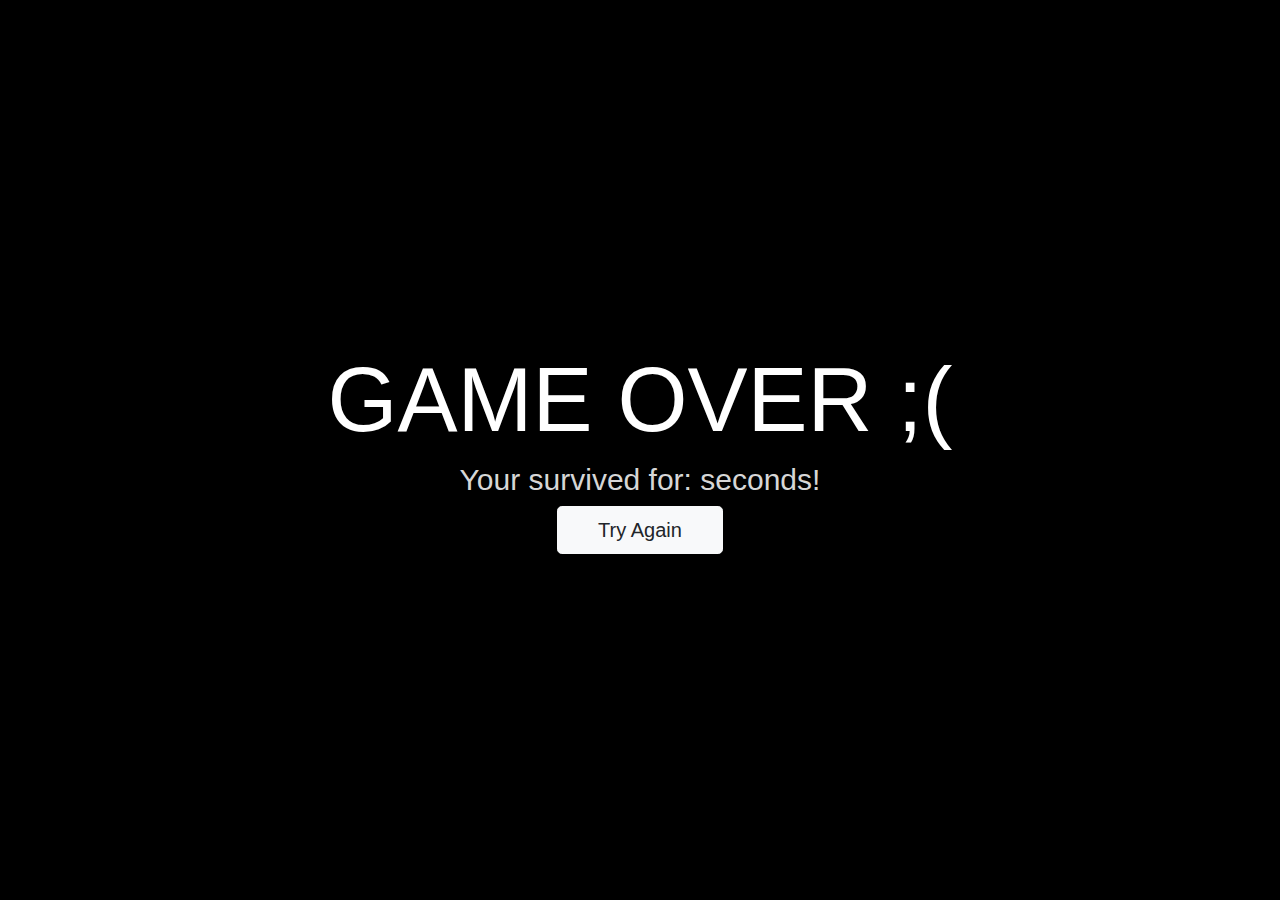
<file: zombie/spel/dead.htm>
<!DOCTYPE html>
<html lang="en">
<head>
    <meta charset="UTF-8">
    <meta http-equiv="X-UA-Compatible" content="IE=edge">
    <meta name="viewport" content="width=device-width, initial-scale=1.0">
    <link rel="stylesheet" href="https://stackpath.bootstrapcdn.com/bootstrap/4.5.2/css/bootstrap.min.css" integrity="sha384-JcKb8q3iqJ61gNV9KGb8thSsNjpSL0n8PARn9HuZOnIxN0hoP+VmmDGMN5t9UJ0Z" crossorigin="anonymous">
    <link rel="stylesheet" href="style.css">
    <title>U dead!</title>
</head>
<body class="dead">
    <div class="startscreen d-flex align-items-center justify-content-center min-vh-100">
        <div class="text-center gameoverheading">
            <h1> GAME OVER ;( </h1>
            
            <h2>Your survived for: <span id="yourtime"></span> seconds!</h2>
            <div class="buttons text-center">
                <button type="button" onclick="try_again()" class="btn btn-light btn-lg">Try Again</button>
            </div>
        </div>
</body>
<script>
    const gamemode = localStorage.getItem("gamemode");
    const time = localStorage.getItem("time");
    document.getElementById('yourtime').innerText = time

    try_again = () => {
        console.log('Playing again...')
        location.replace('game.htm')
    }
</script>

</html>
</file>
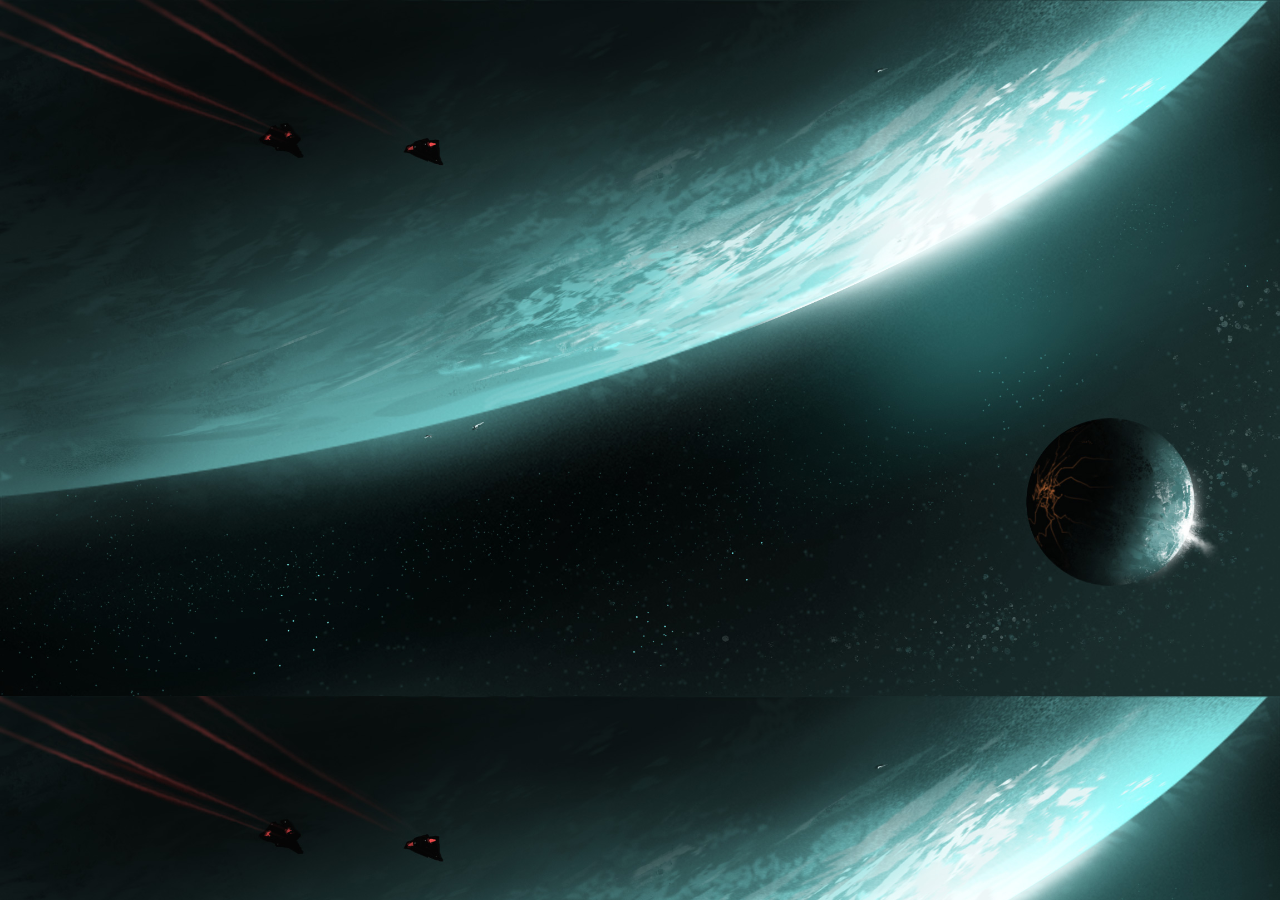
<file: zombie/spel/game.htm>
<!DOCTYPE html>
<html lang="en">
<head>
    <meta charset="UTF-8">
    <meta http-equiv="X-UA-Compatible" content="IE=edge">
    <meta name="viewport" content="width=device-width, initial-scale=1.0">
    <link rel="stylesheet" href="style.css">
    <title>Game</title>
</head>

<body class="game">
    <div></div>
<script src="https://koda.nu/simple.js">

var zombies = [];
var i = 0;
var timecount = 0
setInterval(function () { timecount += 1; }, 1000);

while (i < 5)
{
    zombies.push({x: random(totalWidth),
                  y: random(totalHeight),
                  speed: random(1,5)});
    i += 1;
}

function getHex(){
  return '#' + Math.random().toString(16).slice(2, 8);
}
function setBackground(){
  var bgColor = getHex();
  document.body.style.background=bgColor;
}
document.body.onkeyup=function(a){
  if(a.keyCode == 32){
    setBackground();
  document.getElementById("asd").innerHTML = getHex();
  }
}

function update()
    {
        clearScreen();
        
        var i = 0;
        while (i < 5)
        {
            var zombie = zombies[i];
            picture(zombie.x, zombie.y, "pictures/main.png");
            
            
            
            if (zombie.x < mouse.x)
                zombie.x += zombie.speed;
            else
                zombie.x -= zombie.speed;

            if (zombie.y < mouse.y)
                zombie.y += zombie.speed;
            else
                zombie.y -= zombie.speed;
        
            if (distance(mouse, zombie) < 5)
            {
                stopUpdate();
    
                location.replace('dead.htm')
                localStorage.setItem('time', timecount)
            }
            i+=1;
        }


    }

</script>


</body>
</html>
</file>
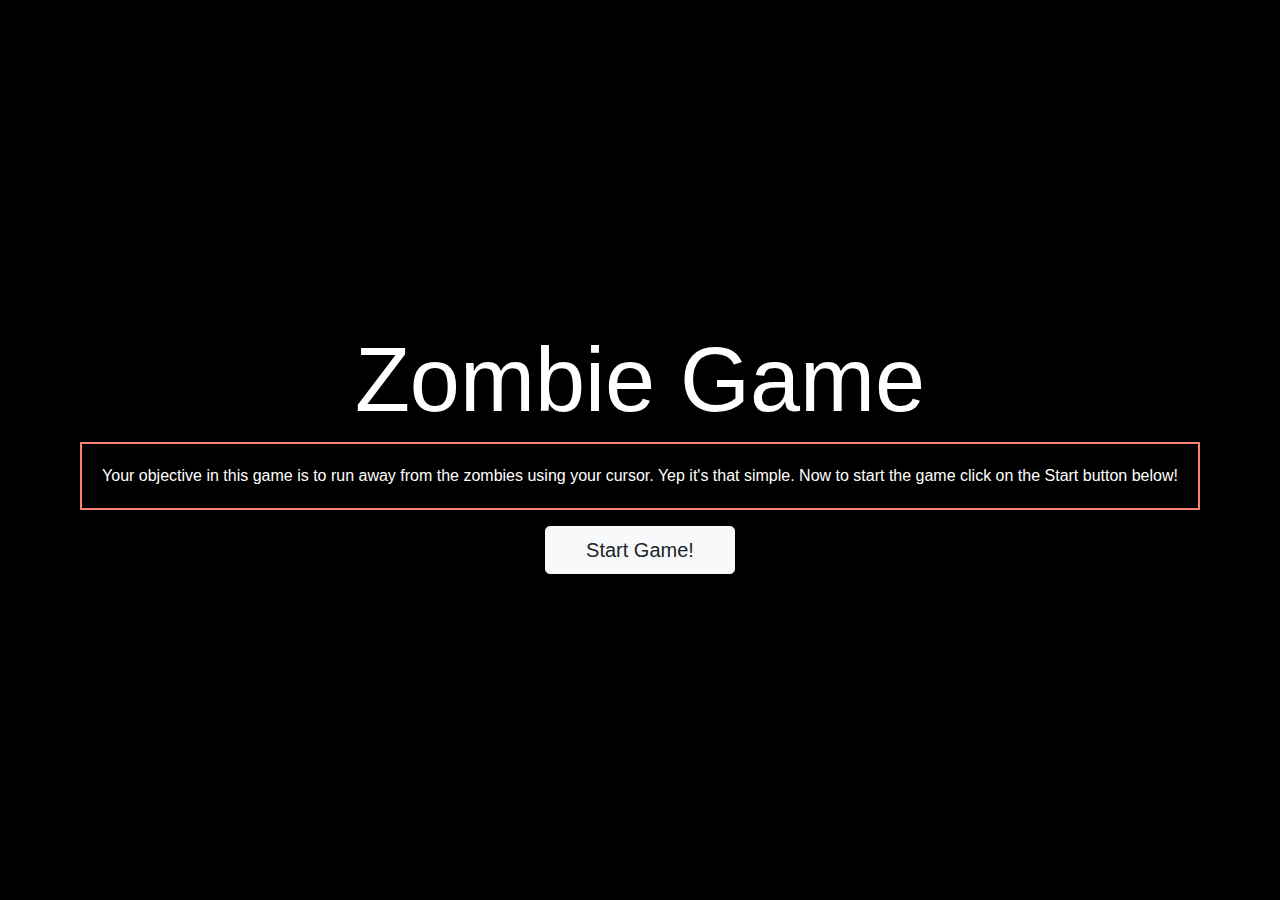
<file: zombie/spel/main_menu.htm>
<!DOCTYPE html>
<html lang="en">
<head>
    <meta charset="UTF-8">
    <meta http-equiv="X-UA-Compatible" content="IE=edge">
    <meta name="viewport" content="width=device-width, initial-scale=1.0">
    <link rel="stylesheet" href="https://stackpath.bootstrapcdn.com/bootstrap/4.5.2/css/bootstrap.min.css" integrity="sha384-JcKb8q3iqJ61gNV9KGb8thSsNjpSL0n8PARn9HuZOnIxN0hoP+VmmDGMN5t9UJ0Z" crossorigin="anonymous">
    <link rel="stylesheet" href="style.css">
    <title>Zombie Main Menu</title>
</head>
<body class="main">
    <div class="startscreen d-flex align-items-center justify-content-center min-vh-100">
        <div class="text-center gameoverheading">
            <h1> Zombie Game </h1>
            
            <p class = main_text>Your objective in this game is to run away from the zombies using your cursor. Yep it's that simple. Now to start the game click on the Start button below! </p>
            <div class="buttons text-center">
                <button type="button" onclick="start_game()" class="btn btn-light btn-lg">Start Game!</button>
            </div>
        </div>
</body>
<script>

    start_game = () => {
        console.log('Sending user to Main menu...')
        location.replace('game.htm')
    }


</script>

</html>
</file>
<file: zombie/spel/style.css>
.dead {
    background-image: url('pictures/dead.jpg');
    background-size: cover;
}
.main {
    background-image: url('pictures/dead.jpg');
    background-size: cover;
}
.startscreen {
    background-color: none;
}
.heading h1 {
    color: white;
    font-size: 90px;
}
.heading h2 {
    color: white;
    font-size: 45px;
}
.gameoverheading h1 {
    color: white;
    font-size: 90px;

}
.gameoverheading h2 {
    color: rgb(214, 214, 214);
    font-size: 30px;
}
.buttons button {
    padding-right: 40px;
    padding-left: 40px;
    margin-right: 5px;
    margin-left: 5px;
}
.game {
    background-image: url('pictures/bg.jpg');
    background-size: cover;
}

.main_text {
    padding: 20px;
    border: 2px solid salmon;
    color:white
}

.body {
    transition: all 1s ease-in-out;
  }
  .text {
    text-align:center;
    color: #fff;
    text-shadow: -1px 0 black, 0 1px black, 1px 0 black, 0 -1px black;
}
</file>
